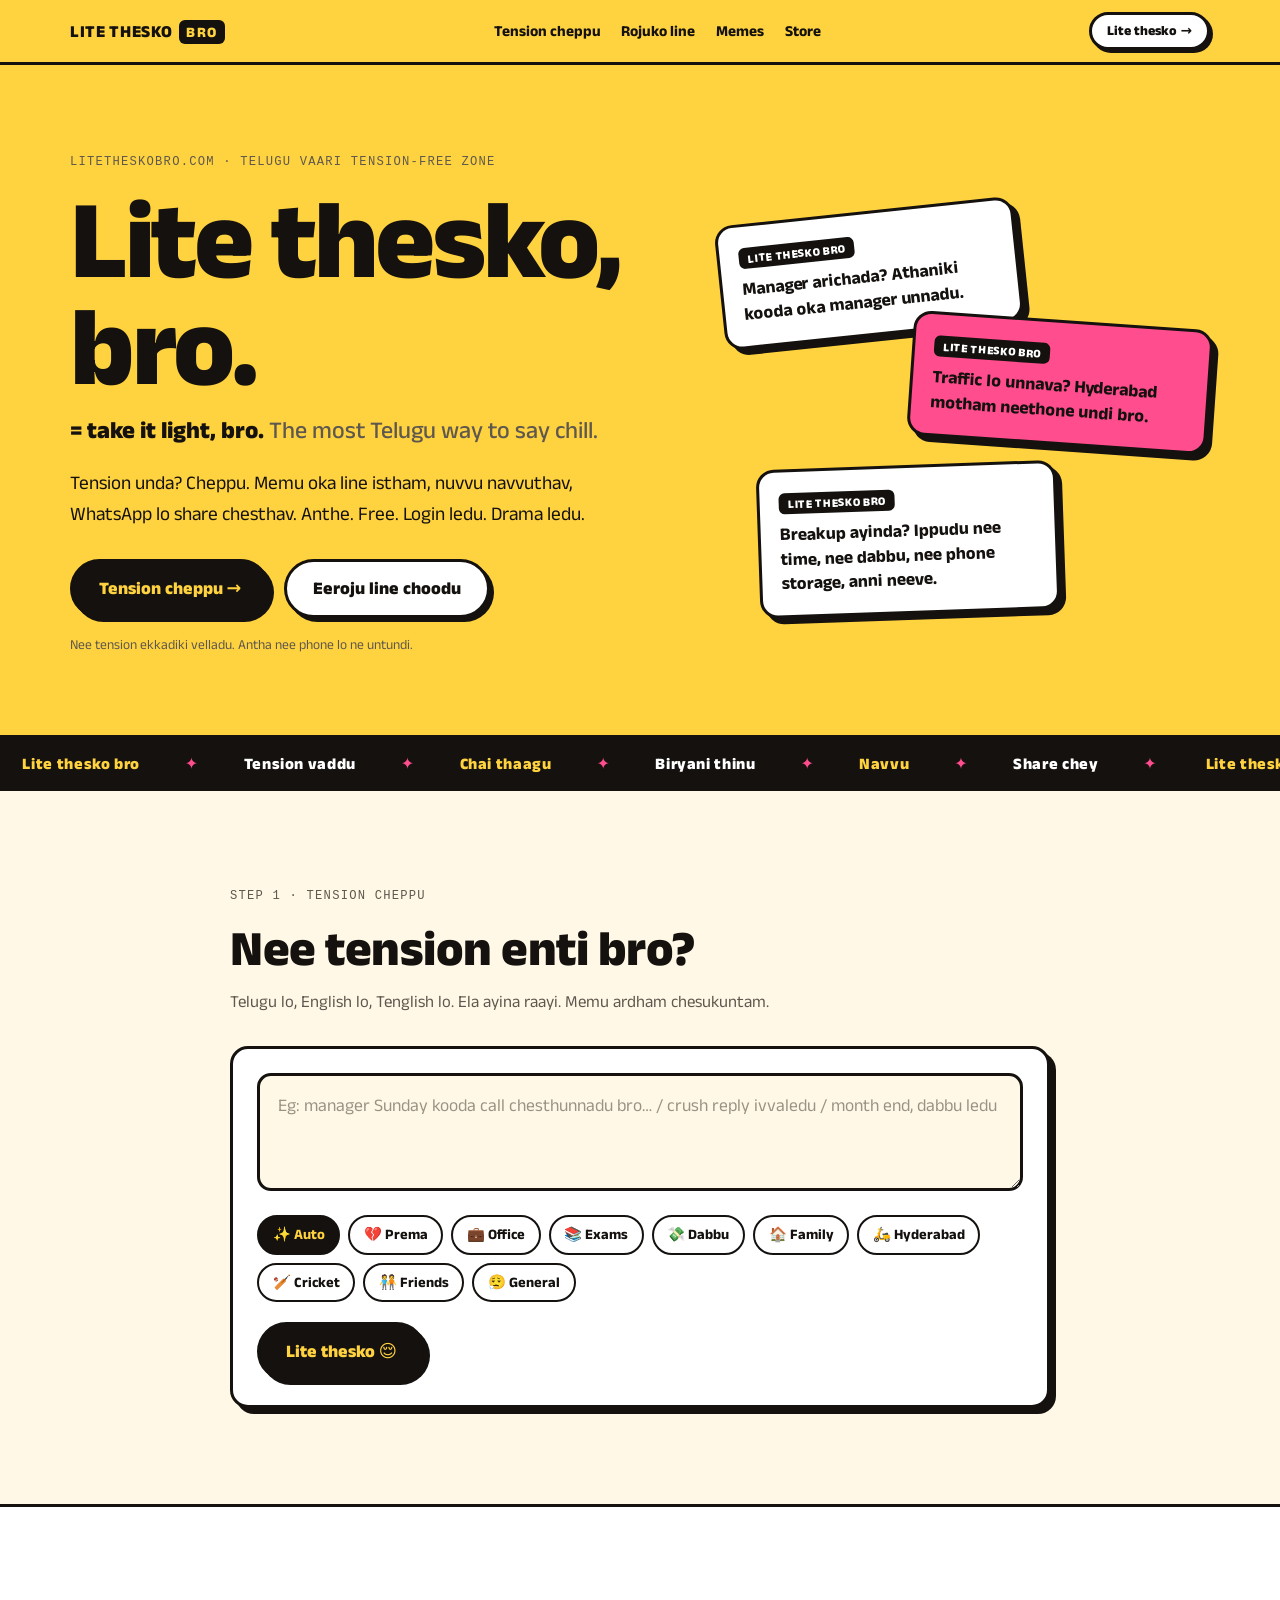
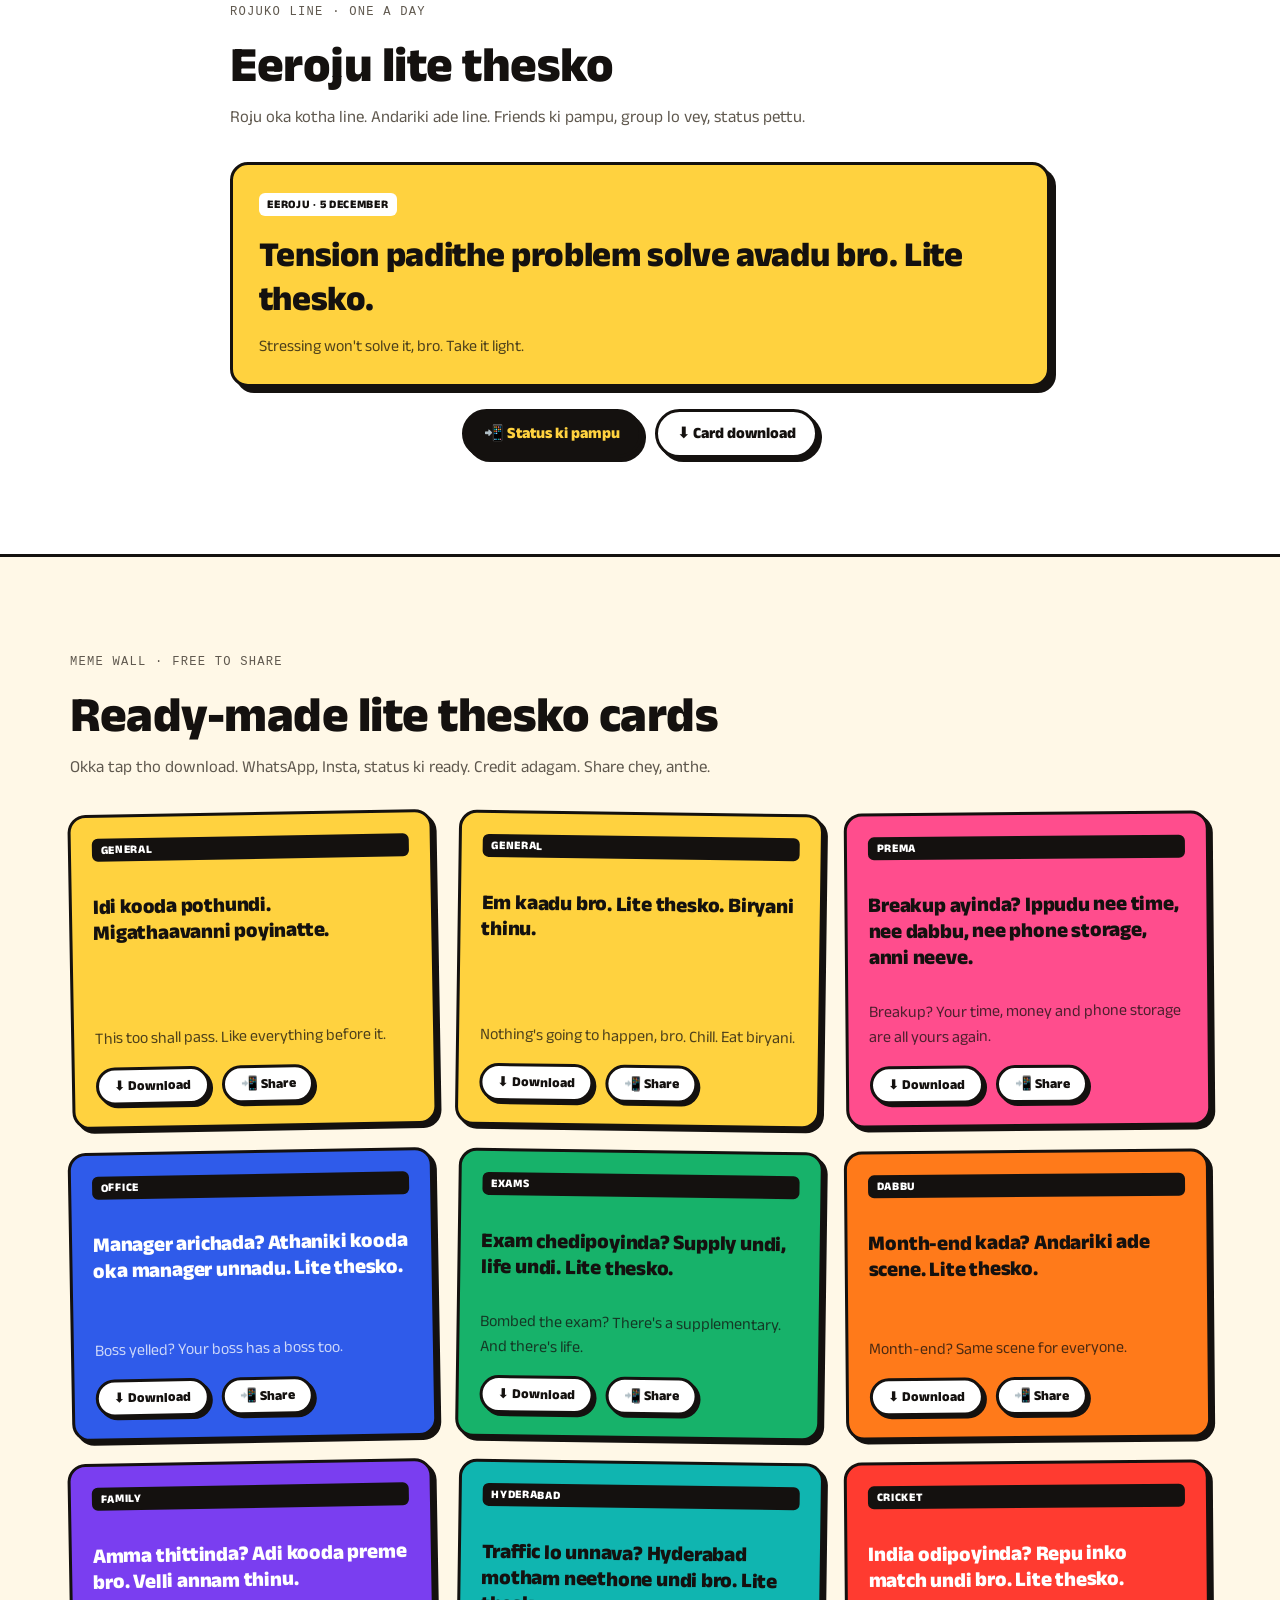
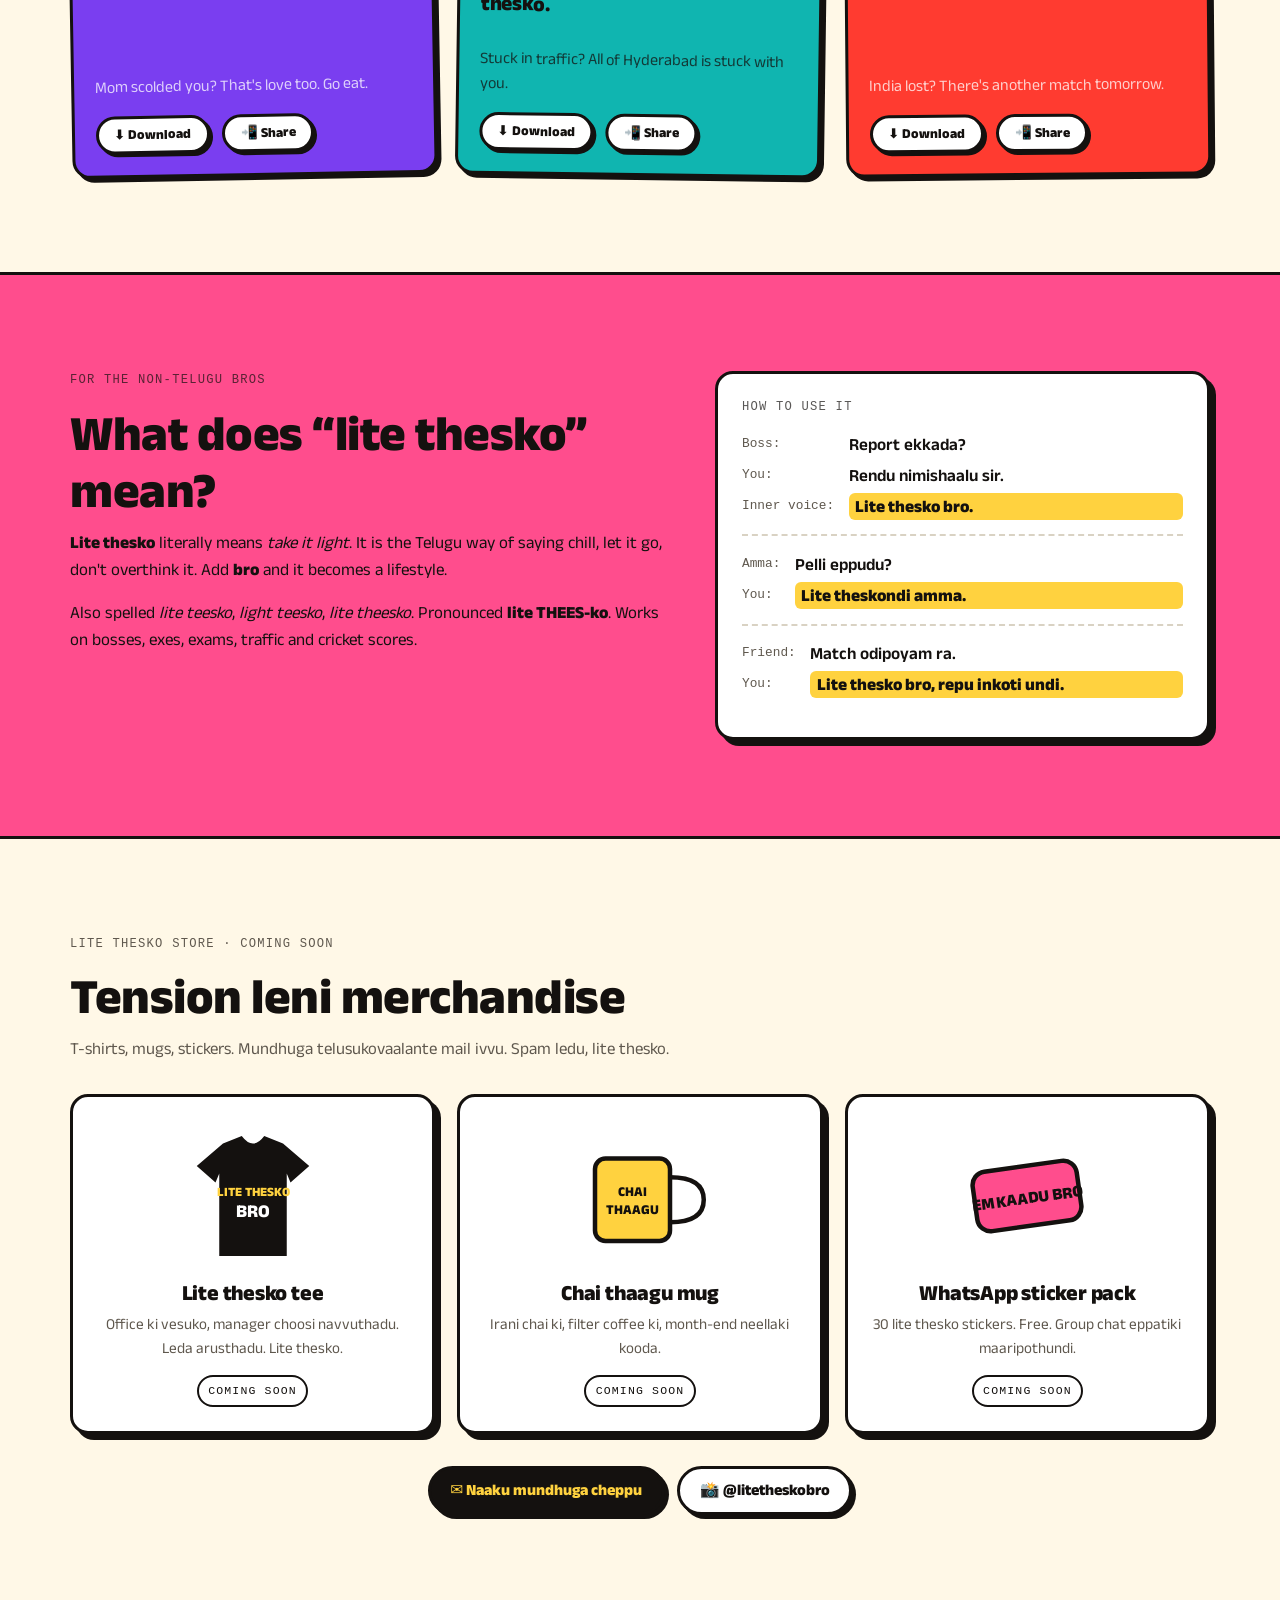
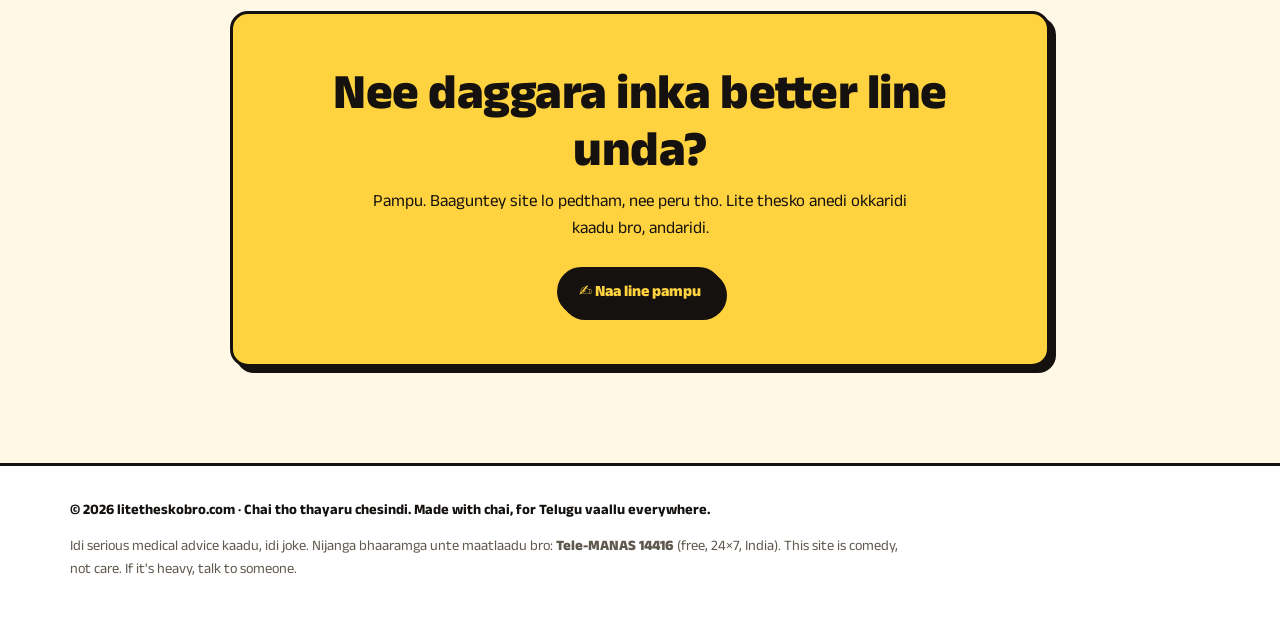
<file: index.html>
<!doctype html>
<html lang="en">
<head>
  <meta charset="utf-8">
  <meta name="viewport" content="width=device-width, initial-scale=1">
  <title>Lite Thesko Bro</title>
  <meta name="description" content="Lite thesko bro = take it light, bro. Telugu vaari tension-free zone. Nee tension cheppu, oka lite thesko line thesko, WhatsApp lo share chey. Telugu memes, daily lines, zero drama.">
  <meta name="keywords" content="lite thesko bro, lite teesko, light teesko, lite theesko meaning, telugu memes, telugu quotes, tenglish, hyderabad memes, tension relief">
  <meta name="theme-color" content="#FFD23F">
  <link rel="canonical" href="https://litetheskobro.com/">
  <link rel="icon" href="favicon.svg" type="image/svg+xml">
  <meta property="og:type" content="website">
  <meta property="og:url" content="https://litetheskobro.com/">
  <meta property="og:title" content="Lite Thesko Bro">
  <meta property="og:description" content="Nee tension cheppu. Oka lite thesko line thesko. WhatsApp lo share chey. Telugu vaari tension-free zone.">
  <meta property="og:image" content="https://litetheskobro.com/og.png">
  <meta name="twitter:card" content="summary_large_image">
  <link rel="preconnect" href="https://fonts.googleapis.com">
  <link rel="preconnect" href="https://fonts.gstatic.com" crossorigin>
  <link href="https://fonts.googleapis.com/css2?family=Anek+Latin:wdth,wght@75..125,100..800&display=swap" rel="stylesheet">
  <link rel="stylesheet" href="style.css">
</head>
<body>
<a class="skip" href="#cheppu">Skip to content</a>

<header class="top">
  <div class="wrap">
    <a class="mark" href="#top"><span class="mark-te">Lite Thesko</span> <span class="mark-en">BRO</span></a>
    <nav aria-label="Sections">
      <a href="#cheppu">Tension cheppu</a>
      <a href="#daily">Rojuko line</a>
      <a href="#memes">Memes</a>
      <a href="#store">Store</a>
    </nav>
    <a class="btn small" href="#cheppu">Lite thesko →</a>
  </div>
</header>

<main id="top">
  <!-- ================= HERO ================= -->
  <section class="hero">
    <div class="wrap">
      <div class="hero-copy">
        <p class="eyebrow">litetheskobro.com · Telugu vaari tension-free zone</p>
        <h1>Lite thesko,<br>bro.</h1>
        <p class="sub">= take it light, bro. <span>The most Telugu way to say chill.</span></p>
        <p class="lede">Tension unda? Cheppu. Memu oka line istham, nuvvu navvuthav, WhatsApp lo share chesthav. Anthe. Free. Login ledu. Drama ledu.</p>
        <div class="cta">
          <a class="btn primary big" href="#cheppu">Tension cheppu →</a>
          <a class="btn big" href="#daily">Eeroju line choodu</a>
        </div>
        <p class="tiny">Nee tension ekkadiki velladu. Antha nee phone lo ne untundi.</p>
      </div>
      <div class="stack" aria-hidden="true">
        <div class="sticker s1"><span class="s-tag">Lite thesko bro</span><p>Manager arichada? Athaniki kooda oka manager unnadu.</p></div>
        <div class="sticker s2"><span class="s-tag">Lite thesko bro</span><p>Traffic lo unnava? Hyderabad motham neethone undi bro.</p></div>
        <div class="sticker s3"><span class="s-tag">Lite thesko bro</span><p>Breakup ayinda? Ippudu nee time, nee dabbu, nee phone storage, anni neeve.</p></div>
      </div>
    </div>
  </section>

  <div class="marquee" aria-hidden="true">
    <div class="track">
      <span>Lite thesko bro</span><span>Tension vaddu</span><span>Chai thaagu</span><span>Biryani thinu</span><span>Navvu</span><span>Share chey</span>
      <span>Lite thesko bro</span><span>Tension vaddu</span><span>Chai thaagu</span><span>Biryani thinu</span><span>Navvu</span><span>Share chey</span>
    </div>
  </div>

  <!-- ================= GENERATOR ================= -->
  <section id="cheppu" class="cheppu">
    <div class="wrap narrow">
      <div class="section-head">
        <p class="eyebrow">Step 1 · Tension cheppu</p>
        <h2>Nee tension enti bro?</h2>
        <p>Telugu lo, English lo, Tenglish lo. Ela ayina raayi. Memu ardham chesukuntam.</p>
      </div>

      <form class="card form" id="tensionForm">
        <label class="sr-only" for="tension">Nee tension</label>
        <textarea id="tension" rows="3" maxlength="240" placeholder="Eg: manager Sunday kooda call chesthunnadu bro… / crush reply ivvaledu / month end, dabbu ledu"></textarea>
        <div class="chips" role="radiogroup" aria-label="Tension type" id="chips">
          <button type="button" class="chip" role="radio" aria-checked="true" data-cat="auto">✨ Auto</button>
          <button type="button" class="chip" role="radio" aria-checked="false" data-cat="love">💔 Prema</button>
          <button type="button" class="chip" role="radio" aria-checked="false" data-cat="office">💼 Office</button>
          <button type="button" class="chip" role="radio" aria-checked="false" data-cat="exams">📚 Exams</button>
          <button type="button" class="chip" role="radio" aria-checked="false" data-cat="money">💸 Dabbu</button>
          <button type="button" class="chip" role="radio" aria-checked="false" data-cat="family">🏠 Family</button>
          <button type="button" class="chip" role="radio" aria-checked="false" data-cat="hyd">🛵 Hyderabad</button>
          <button type="button" class="chip" role="radio" aria-checked="false" data-cat="cricket">🏏 Cricket</button>
          <button type="button" class="chip" role="radio" aria-checked="false" data-cat="friends">🧑‍🤝‍🧑 Friends</button>
          <button type="button" class="chip" role="radio" aria-checked="false" data-cat="general">😮‍💨 General</button>
        </div>
        <div class="form-foot">
          <button type="submit" class="btn primary big" id="goBtn">Lite thesko 😌</button>
          <span class="tiny" id="detected"></span>
        </div>
      </form>

      <div class="result" id="result" hidden aria-live="polite">
        <div class="meter card">
          <div class="meter-row">
            <span class="meter-label">Tension level</span>
            <div class="bars" id="bars" aria-hidden="true"></div>
            <b class="level"><span id="levelNum">0</span>/10</b>
          </div>
          <p class="level-name" id="levelName"></p>
          <p class="rx" id="rx"></p>
        </div>

        <blockquote class="quote-card" id="quoteCard">
          <span class="s-tag">Lite thesko bro</span>
          <p class="q-main" id="qMain"></p>
          <p class="q-en" id="qEn"></p>
        </blockquote>

        <div class="actions">
          <button type="button" class="btn primary" id="shareBtn">📲 WhatsApp lo share chey</button>
          <button type="button" class="btn" id="downloadBtn">⬇️ Card download</button>
          <button type="button" class="btn" id="anotherBtn">🔁 Inkoti</button>
          <button type="button" class="btn ghost" id="copyBtn">📋 Copy</button>
        </div>
        <p class="tiny center" id="counter"></p>
      </div>
    </div>
  </section>

  <!-- ================= DAILY ================= -->
  <section id="daily" class="daily">
    <div class="wrap narrow">
      <div class="section-head">
        <p class="eyebrow">Rojuko line · One a day</p>
        <h2>Eeroju lite thesko</h2>
        <p>Roju oka kotha line. Andariki ade line. Friends ki pampu, group lo vey, status pettu.</p>
      </div>
      <blockquote class="quote-card daily-card" id="dailyCard">
        <span class="s-tag" id="dailyDate">Eeroju</span>
        <p class="q-main" id="dMain"></p>
        <p class="q-en" id="dEn"></p>
      </blockquote>
      <div class="actions center">
        <button type="button" class="btn primary" id="dailyShare">📲 Status ki pampu</button>
        <button type="button" class="btn" id="dailyDownload">⬇️ Card download</button>
      </div>
    </div>
  </section>

  <!-- ================= MEME WALL ================= -->
  <section id="memes" class="memes">
    <div class="wrap">
      <div class="section-head">
        <p class="eyebrow">Meme wall · Free to share</p>
        <h2>Ready-made lite thesko cards</h2>
        <p>Okka tap tho download. WhatsApp, Insta, status ki ready. Credit adagam. Share chey, anthe.</p>
      </div>
      <div class="grid memes-grid" id="memeGrid"></div>
    </div>
  </section>

  <!-- ================= MEANING ================= -->
  <section id="meaning" class="meaning">
    <div class="wrap">
      <div class="two">
        <div>
          <p class="eyebrow">For the non-Telugu bros</p>
          <h2>What does “lite thesko” mean?</h2>
          <p><b>Lite thesko</b> literally means <i>take it light</i>. It is the Telugu way of saying chill, let it go, don't overthink it. Add <b>bro</b> and it becomes a lifestyle.</p>
          <p>Also spelled <i>lite teesko</i>, <i>light teesko</i>, <i>lite theesko</i>. Pronounced <b>lite THEES-ko</b>. Works on bosses, exes, exams, traffic and cricket scores.</p>
        </div>
        <div class="card dialog">
          <p class="eyebrow">How to use it</p>
          <dl>
            <dt>Boss:</dt><dd>Report ekkada?</dd>
            <dt>You:</dt><dd>Rendu nimishaalu sir.</dd>
            <dt>Inner voice:</dt><dd class="hl">Lite thesko bro.</dd>
          </dl>
          <dl>
            <dt>Amma:</dt><dd>Pelli eppudu?</dd>
            <dt>You:</dt><dd class="hl">Lite theskondi amma.</dd>
          </dl>
          <dl>
            <dt>Friend:</dt><dd>Match odipoyam ra.</dd>
            <dt>You:</dt><dd class="hl">Lite thesko bro, repu inkoti undi.</dd>
          </dl>
        </div>
      </div>
    </div>
  </section>

  <!-- ================= STORE ================= -->
  <section id="store" class="store">
    <div class="wrap">
      <div class="section-head">
        <p class="eyebrow">Lite thesko store · Coming soon</p>
        <h2>Tension leni merchandise</h2>
        <p>T-shirts, mugs, stickers. Mundhuga telusukovaalante mail ivvu. Spam ledu, lite thesko.</p>
      </div>
      <div class="grid store-grid">
        <article class="card product">
          <div class="tee" aria-hidden="true"><svg viewBox="0 0 200 200"><path d="M60 30 L85 20 Q100 40 115 20 L140 30 L175 60 L150 82 L145 70 L145 180 L55 180 L55 70 L50 82 L25 60 Z" fill="#14110F"/><text x="100" y="100" text-anchor="middle" fill="#FFD23F" font-weight="800" font-size="17" font-family="Anek Latin, sans-serif">LITE THESKO</text><text x="100" y="128" text-anchor="middle" fill="#fff" font-weight="800" font-size="24" font-family="Anek Latin, sans-serif">BRO</text></svg></div>
          <h3>Lite thesko tee</h3>
          <p>Office ki vesuko, manager choosi navvuthadu. Leda arusthadu. Lite thesko.</p>
          <span class="tag">Coming soon</span>
        </article>
        <article class="card product">
          <div class="mug" aria-hidden="true"><svg viewBox="0 0 200 200"><rect x="40" y="50" width="100" height="110" rx="14" fill="#FFD23F" stroke="#14110F" stroke-width="6"/><path d="M140 75 Q185 75 185 105 Q185 135 140 135" fill="none" stroke="#14110F" stroke-width="6"/><text x="90" y="100" text-anchor="middle" fill="#14110F" font-weight="800" font-size="18" font-family="Anek Latin, sans-serif">CHAI</text><text x="90" y="124" text-anchor="middle" fill="#14110F" font-weight="800" font-size="18" font-family="Anek Latin, sans-serif">THAAGU</text></svg></div>
          <h3>Chai thaagu mug</h3>
          <p>Irani chai ki, filter coffee ki, month-end neellaki kooda.</p>
          <span class="tag">Coming soon</span>
        </article>
        <article class="card product">
          <div class="stick" aria-hidden="true"><svg viewBox="0 0 200 200"><g transform="rotate(-8 100 100)"><rect x="30" y="60" width="140" height="80" rx="18" fill="#FF4D8D" stroke="#14110F" stroke-width="6"/><text x="100" y="110" text-anchor="middle" fill="#14110F" font-weight="800" font-size="22" font-family="Anek Latin, sans-serif">EM KAADU BRO</text></g></svg></div>
          <h3>WhatsApp sticker pack</h3>
          <p>30 lite thesko stickers. Free. Group chat eppatiki maaripothundi.</p>
          <span class="tag">Coming soon</span>
        </article>
      </div>
      <div class="actions center">
        <a class="btn primary" href="mailto:hello@litetheskobro.com?subject=Store%20waitlist%20-%20lite%20thesko%20bro&body=Naaku%20store%20open%20ayinappudu%20cheppandi%20bro.">✉️ Naaku mundhuga cheppu</a>
        <a class="btn" href="https://instagram.com/litetheskobro" target="_blank" rel="noopener">📸 @litetheskobro</a>
      </div>
    </div>
  </section>

  <!-- ================= SUBMIT ================= -->
  <section id="submit" class="submit">
    <div class="wrap narrow">
      <div class="card invite">
        <h2>Nee daggara inka better line unda?</h2>
        <p>Pampu. Baaguntey site lo pedtham, nee peru tho. Lite thesko anedi okkaridi kaadu bro, andaridi.</p>
        <a class="btn primary" href="mailto:hello@litetheskobro.com?subject=Naa%20lite%20thesko%20line&body=Line%3A%20%0A%0ANaa%20peru%3A%20">✍️ Naa line pampu</a>
      </div>
    </div>
  </section>
</main>

<footer>
  <div class="wrap">
    <p class="foot-main">© 2026 litetheskobro.com · Chai tho thayaru chesindi. Made with chai, for Telugu vaallu everywhere.</p>
    <p class="foot-note">Idi serious medical advice kaadu, idi joke. Nijanga bhaaramga unte maatlaadu bro: <b>Tele-MANAS 14416</b> (free, 24×7, India). This site is comedy, not care. If it's heavy, talk to someone.</p>
  </div>
</footer>

<canvas id="cardCanvas" width="1080" height="1080" hidden></canvas>
<script src="script.js" defer></script>
</body>
</html>
</file>
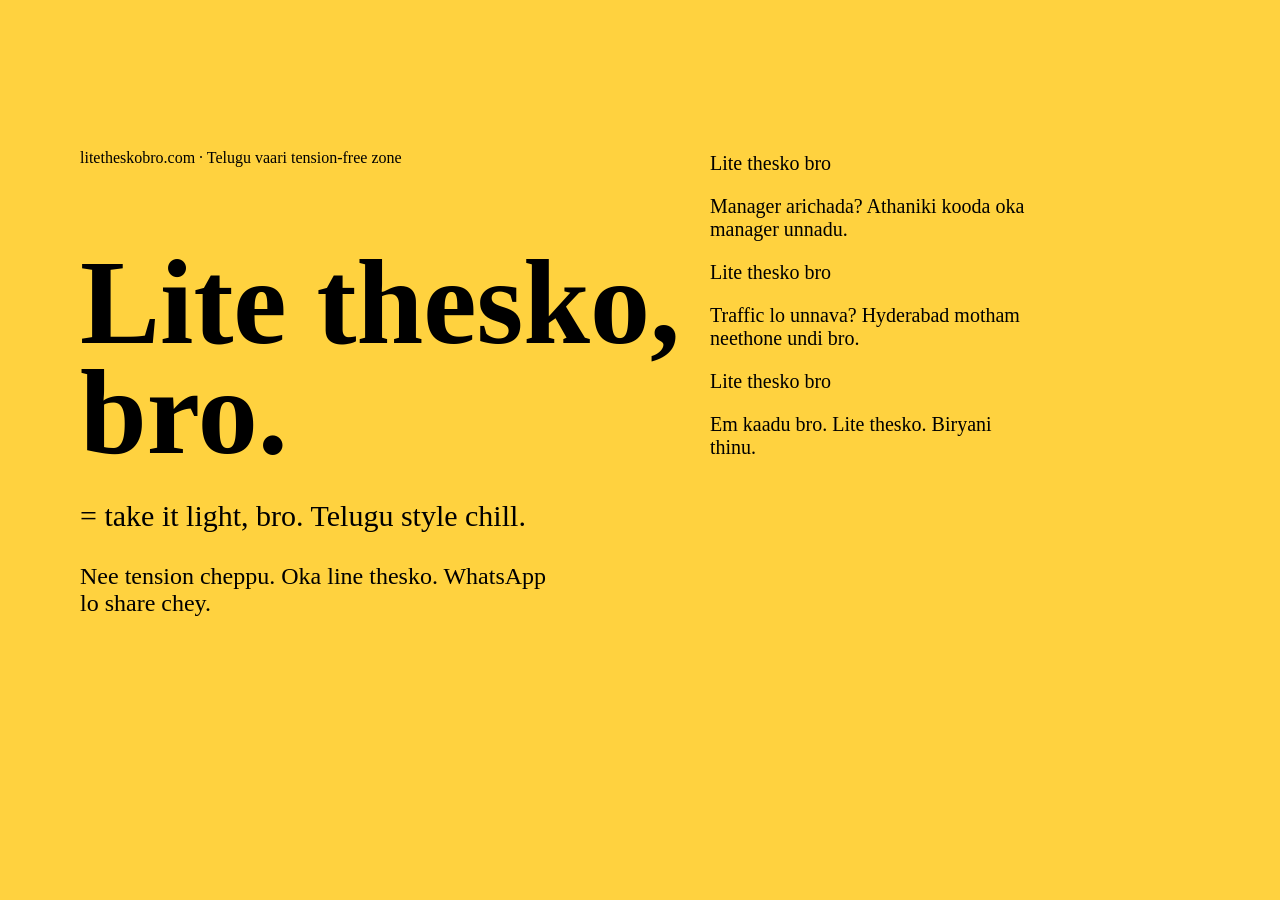
<file: tests/og.html>
<!doctype html><html lang="en"><head><meta charset="utf-8">
<link href="https://fonts.googleapis.com/css2?family=Anek+Latin:wdth,wght@75..125,100..800&display=swap" rel="stylesheet">
<link rel="stylesheet" href="http://127.0.0.1:64262/style.css">
<style>html,body{width:1200px;height:630px;overflow:hidden;background:#FFD23F}
.og{position:relative;width:1200px;height:630px;padding:64px 72px;display:grid;grid-template-columns:1.05fr .95fr;align-items:center}
.og h1{font-size:120px;line-height:.92;margin-bottom:18px} .og .sub{font-size:30px} .og .lede{font-size:24px;max-width:480px}
.og .stack{height:470px} .og .sticker{width:330px;font-size:1.25rem}</style></head><body>
<div class="og"><div><p class="eyebrow">litetheskobro.com · Telugu vaari tension-free zone</p><h1>Lite thesko,<br>bro.</h1>
<p class="sub">= take it light, bro. <span>Telugu style chill.</span></p><p class="lede">Nee tension cheppu. Oka line thesko. WhatsApp lo share chey.</p></div>
<div class="stack"><div class="sticker s1"><span class="s-tag">Lite thesko bro</span><p>Manager arichada? Athaniki kooda oka manager unnadu.</p></div>
<div class="sticker s2"><span class="s-tag">Lite thesko bro</span><p>Traffic lo unnava? Hyderabad motham neethone undi bro.</p></div>
<div class="sticker s3"><span class="s-tag">Lite thesko bro</span><p>Em kaadu bro. Lite thesko. Biryani thinu.</p></div></div></div></body></html>
</file>
<file: style.css>
/* Lite Thesko Bro · litetheskobro.com */

:root {
  --bg: #FFF8E7;
  --paper: #FFFFFF;
  --ink: #14110F;
  --muted: #5F584E;
  --line: #14110F;
  --yellow: #FFD23F;
  --pink: #FF4D8D;
  --blue: #2F5BEA;
  --green: #17B26A;
  --orange: #FF7A1A;
  --purple: #7A3EF0;
  --teal: #10B5B0;
  --red: #FF3B30;
  --shadow: 6px 6px 0 var(--ink);
  --shadow-sm: 4px 4px 0 var(--ink);
  --radius: 18px;
  --max: 1140px;
  --font: "Anek Latin", system-ui, -apple-system, "Segoe UI", Roboto, Helvetica, Arial, sans-serif;
  --mono: ui-monospace, SFMono-Regular, Menlo, Consolas, monospace;
}

*, *::before, *::after { box-sizing: border-box; }
html { scroll-behavior: smooth; -webkit-text-size-adjust: 100%; }
body {
  margin: 0; min-height: 100vh; overflow-x: hidden;
  background: var(--bg); color: var(--ink);
  font-family: var(--font); font-size: 1.0625rem; line-height: 1.6;
  -webkit-font-smoothing: antialiased;
}
::selection { background: var(--ink); color: var(--yellow); }
:focus-visible { outline: 3px solid var(--blue); outline-offset: 3px; }
h1, h2, h3 { line-height: 1.15; margin: 0; font-weight: 800; letter-spacing: -.01em; }
p { margin: 0; }
b { font-weight: 800; }

.sr-only { position: absolute; width: 1px; height: 1px; overflow: hidden; clip: rect(0 0 0 0); white-space: nowrap; }
.skip { position: absolute; left: 1rem; top: -3rem; z-index: 100; background: var(--ink); color: #fff; padding: .5rem .8rem; border-radius: 8px; font-weight: 700; }
.skip:focus { top: 1rem; }
.wrap { width: min(var(--max), 100% - 2.5rem); margin-inline: auto; }
.wrap.narrow { max-width: 820px; }
.tiny { font-size: .85rem; color: var(--muted); }
.center { text-align: center; justify-content: center; }
.eyebrow { font-family: var(--mono); font-size: .76rem; letter-spacing: .1em; text-transform: uppercase; color: var(--muted); margin-bottom: .8rem; }

/* ---------- buttons ---------- */
.btn {
  display: inline-flex; align-items: center; justify-content: center; gap: .45rem;
  padding: .75rem 1.2rem; border-radius: 999px;
  background: var(--paper); color: var(--ink);
  border: 3px solid var(--ink); box-shadow: var(--shadow-sm);
  font: inherit; font-weight: 800; font-size: .98rem; line-height: 1.2;
  text-decoration: none; cursor: pointer; white-space: nowrap;
  transition: transform .12s, box-shadow .12s, background .2s;
}
.btn:hover { transform: translate(-2px, -2px); box-shadow: 6px 6px 0 var(--ink); }
.btn:active { transform: translate(2px, 2px); box-shadow: 1px 1px 0 var(--ink); }
.btn.primary { background: var(--ink); color: var(--yellow); }
.btn.primary:hover { background: #000; }
.btn.ghost { box-shadow: none; background: transparent; }
.btn.ghost:hover { background: var(--paper); }
.btn.big { padding: 1rem 1.6rem; font-size: 1.1rem; }
.btn.small { padding: .5rem .95rem; font-size: .85rem; box-shadow: 3px 3px 0 var(--ink); }
.btn:disabled { opacity: .6; cursor: progress; transform: none; }

/* ---------- header ---------- */
.top { position: sticky; top: 0; z-index: 50; background: var(--yellow); border-bottom: 3px solid var(--ink); }
.top .wrap { display: flex; align-items: center; justify-content: space-between; gap: 1rem; min-height: 62px; }
.mark { display: inline-flex; align-items: baseline; gap: .4rem; text-decoration: none; color: var(--ink); font-weight: 800; white-space: nowrap; }
.mark-te { font-size: 1.05rem; text-transform: uppercase; letter-spacing: .04em; }
.mark-en { font-size: .9rem; letter-spacing: .12em; background: var(--ink); color: var(--yellow); padding: .05rem .45rem; border-radius: 6px; }
.top nav { display: flex; gap: 1.3rem; }
.top nav a { color: var(--ink); text-decoration: none; font-weight: 700; font-size: .95rem; }
.top nav a:hover { text-decoration: underline; text-decoration-thickness: 3px; text-underline-offset: 4px; }
@media (max-width: 820px) { .top nav { display: none; } }

/* ---------- hero ---------- */
.hero { background: var(--yellow); border-bottom: 3px solid var(--ink); padding: clamp(3rem, 7vw, 5.5rem) 0 clamp(3rem, 7vw, 5rem); overflow: hidden; }
.hero .wrap { display: grid; gap: 3rem; align-items: center; }
@media (min-width: 900px) { .hero .wrap { grid-template-columns: 1.1fr .9fr; } }
h1 { font-size: clamp(3.4rem, 9vw, 7rem); line-height: .95; letter-spacing: -.03em; margin-bottom: .8rem; }
.sub { font-size: clamp(1.2rem, 2.2vw, 1.5rem); font-weight: 800; margin-bottom: 1.2rem; }
.sub span { font-weight: 500; color: var(--muted); }
.lede { font-size: clamp(1.05rem, 1.5vw, 1.2rem); max-width: 34rem; margin-bottom: 1.8rem; }
.cta { display: flex; flex-wrap: wrap; gap: .9rem; margin-bottom: 1rem; }

/* sticker stack */
.stack { position: relative; height: clamp(300px, 40vw, 420px); }
.sticker {
  position: absolute; width: min(300px, 78%); padding: 1.1rem 1.2rem 1.2rem;
  background: var(--paper); border: 3px solid var(--ink); border-radius: var(--radius); box-shadow: var(--shadow);
  font-weight: 700; font-size: 1.1rem; line-height: 1.4;
  transition: transform .3s;
}
.sticker p { margin-top: .5rem; }
.s-tag { display: inline-block; font-size: .72rem; letter-spacing: .08em; font-weight: 800; letter-spacing: .06em; text-transform: uppercase; background: var(--ink); color: #fff; padding: .15rem .55rem; border-radius: 6px; }
.s1 { left: 0; top: 4%; transform: rotate(-6deg); background: var(--paper); }
.s2 { right: 0; top: 30%; transform: rotate(4deg); background: var(--pink); z-index: 2; }
.s3 { left: 8%; bottom: 0; transform: rotate(-2deg); background: #fff; z-index: 3; }
.s2 .s-tag, .s3 .s-tag { background: var(--ink); }
.stack:hover .s1 { transform: rotate(-9deg) translateY(-6px); }
.stack:hover .s2 { transform: rotate(6deg) translateY(-6px); }
.stack:hover .s3 { transform: rotate(0deg) translateY(-6px); }

/* ---------- marquee ---------- */
.marquee { overflow: hidden; border-bottom: 3px solid var(--ink); padding: .7rem 0; white-space: nowrap; background: var(--ink); color: var(--yellow); }
.track { display: inline-block; font-weight: 800; letter-spacing: .04em; font-size: 1rem; animation: slide 30s linear infinite; will-change: transform; }
.track span { padding: 0 1.4rem; }
.track span:nth-child(even) { color: #fff; }
.track span::after { content: "✦"; margin-left: 2.8rem; color: var(--pink); }
@keyframes slide { to { transform: translateX(-50%); } }
@media (prefers-reduced-motion: reduce) { .track { animation: none; } .sticker, .btn { transition: none; } }

/* ---------- sections ---------- */
section { padding: clamp(3.5rem, 8vw, 6rem) 0; }
.section-head { margin-bottom: 2rem; }
.section-head h2, .meaning h2, .invite h2 { font-size: clamp(2rem, 4.5vw, 3.1rem); margin-bottom: .7rem; }
.section-head p:not(.eyebrow) { color: var(--muted); max-width: 40rem; font-size: 1.05rem; }
.card { background: var(--paper); border: 3px solid var(--ink); border-radius: var(--radius); box-shadow: var(--shadow); padding: 1.5rem; }
.grid { display: grid; gap: 1.4rem; }
.tag { display: inline-block; margin-top: .9rem; font-family: var(--mono); font-size: .72rem; letter-spacing: .1em; text-transform: uppercase; padding: .3rem .6rem; border: 2px solid var(--ink); border-radius: 999px; }

/* ---------- generator ---------- */
.cheppu { background: var(--bg); }
.form textarea {
  width: 100%; resize: vertical; min-height: 110px;
  border: 3px solid var(--ink); border-radius: 14px; padding: 1rem 1.1rem;
  font: inherit; font-size: 1.1rem; line-height: 1.5; background: var(--bg); color: var(--ink);
}
.form textarea::placeholder { color: #9a9385; }
.form textarea:focus { outline: none; box-shadow: 0 0 0 4px var(--yellow); }
.chips { display: flex; flex-wrap: wrap; gap: .5rem; margin: 1rem 0 1.2rem; }
.chip {
  border: 2px solid var(--ink); background: var(--paper); color: var(--ink);
  border-radius: 999px; padding: .4rem .85rem; font: inherit; font-weight: 700; font-size: .9rem; cursor: pointer;
  transition: background .15s, color .15s, transform .12s;
}
.chip:hover { transform: translateY(-1px); }
.chip[aria-checked="true"] { background: var(--ink); color: var(--yellow); }
.form-foot { display: flex; flex-wrap: wrap; align-items: center; gap: 1rem; }

.result { margin-top: 2rem; display: grid; gap: 1.4rem; animation: pop .35s cubic-bezier(.2,.9,.3,1.2); }
.result[hidden] { display: none; }
@keyframes pop { from { opacity: 0; transform: translateY(14px) scale(.98); } to { opacity: 1; transform: none; } }
.meter { padding: 1.1rem 1.4rem; }
.meter-row { display: flex; flex-wrap: wrap; align-items: center; gap: .8rem 1rem; }
.meter-label { font-weight: 800; }
.bars { display: flex; gap: 5px; }
.bars i { width: 18px; height: 22px; border: 2px solid var(--ink); border-radius: 4px; background: var(--paper); }
.bars i.on { background: var(--pink); }
.bars i.on.hot { background: var(--red); }
.level { font-size: 1.3rem; }
.level-name { margin-top: .4rem; font-weight: 700; }
.rx { margin-top: .3rem; font-family: var(--mono); font-size: .85rem; color: var(--muted); }

.quote-card {
  --card: var(--yellow); --fg: var(--ink);
  margin: 0; position: relative;
  background: var(--card); color: var(--fg);
  border: 3px solid var(--ink); border-radius: var(--radius); box-shadow: var(--shadow);
  padding: 1.5rem 1.6rem 1.6rem;
}
.quote-card .s-tag { margin-bottom: 1rem; background: var(--ink); color: #fff; }
.q-main { font-size: clamp(1.5rem, 3.2vw, 2.2rem); font-weight: 800; line-height: 1.25; letter-spacing: -.01em; }
.q-en { margin-top: .8rem; font-size: 1rem; opacity: .75; }
.actions { display: flex; flex-wrap: wrap; gap: .8rem; }

/* ---------- daily ---------- */
.daily { background: var(--paper); border-block: 3px solid var(--ink); }
.daily-card { --card: var(--blue); --fg: #fff; margin-bottom: 1.4rem; }
.daily-card .s-tag { background: #fff; color: var(--ink); }

/* ---------- meme wall ---------- */
.memes-grid { grid-template-columns: repeat(auto-fit, minmax(300px, 1fr)); }
.meme { display: flex; flex-direction: column; gap: 1rem; padding: 1.3rem 1.3rem 1.3rem; box-shadow: var(--shadow-sm); }
.meme .q-main { font-size: 1.3rem; flex: 1; }
.meme .btn { align-self: flex-start; font-size: .85rem; padding: .5rem .95rem; box-shadow: 3px 3px 0 var(--ink); }
.meme:nth-child(3n+1) { transform: rotate(-1deg); }
.meme:nth-child(3n+2) { transform: rotate(.8deg); }
.meme:nth-child(3n) { transform: rotate(-.5deg); }

/* ---------- meaning ---------- */
.meaning { background: var(--pink); border-block: 3px solid var(--ink); }
.two { display: grid; gap: 2.5rem; align-items: start; }
@media (min-width: 900px) { .two { grid-template-columns: 1.1fr .9fr; } }
.meaning p + p { margin-top: 1rem; }
.meaning .eyebrow { color: var(--ink); opacity: .7; }
.dialog dl { margin: 0; display: grid; grid-template-columns: auto 1fr; gap: .25rem .9rem; padding: .9rem 0; border-top: 2px dashed #d9d2c3; }
.dialog dl:first-of-type { border-top: 0; padding-top: 0; }
.dialog dt { font-family: var(--mono); font-size: .8rem; color: var(--muted); padding-top: .2rem; }
.dialog dd { margin: 0; font-weight: 600; }
.dialog dd.hl { background: var(--yellow); display: inline-block; padding: 0 .4rem; border-radius: 6px; font-weight: 800; }

/* ---------- store ---------- */
.store-grid { grid-template-columns: repeat(auto-fit, minmax(240px, 1fr)); margin-bottom: 2rem; }
.product { text-align: center; }
.product svg { width: 150px; height: 150px; display: block; margin: 0 auto .6rem; }
.product h3 { font-size: 1.35rem; margin-bottom: .4rem; }
.product p { color: var(--muted); font-size: .95rem; }

/* ---------- submit ---------- */
.submit { padding-top: 0; }
.invite { text-align: center; background: var(--yellow); padding: clamp(2rem, 5vw, 3rem); }
.invite p { max-width: 36rem; margin: 0 auto 1.6rem; }

/* ---------- footer ---------- */
footer { border-top: 3px solid var(--ink); padding: 2rem 0 3rem; font-size: .9rem; background: var(--paper); }
.foot-main { font-weight: 700; margin-bottom: .8rem; }
.foot-note { color: var(--muted); max-width: 52rem; }

/* ---------- toast ---------- */
.toast {
  position: fixed; left: 50%; bottom: 1.4rem; transform: translateX(-50%) translateY(20px);
  background: var(--ink); color: #fff; padding: .7rem 1.1rem; border-radius: 999px; font-weight: 700; font-size: .95rem;
  opacity: 0; pointer-events: none; transition: opacity .25s, transform .25s; z-index: 200; max-width: calc(100% - 2rem); text-align: center;
}
.toast.show { opacity: 1; transform: translateX(-50%) translateY(0); }

/* ---------- 404 ---------- */
.oops { min-height: calc(100vh - 62px); display: grid; place-items: center; text-align: center; padding: 3rem 0; background: var(--yellow); }
.oops h1 { font-size: clamp(3rem, 12vw, 8rem); }
.oops .big-num { font-family: var(--mono); font-size: clamp(4rem, 15vw, 10rem); font-weight: 900; line-height: 1; letter-spacing: -.05em; }
.oops p { margin: 1rem auto 1.8rem; max-width: 30rem; }
</file>
